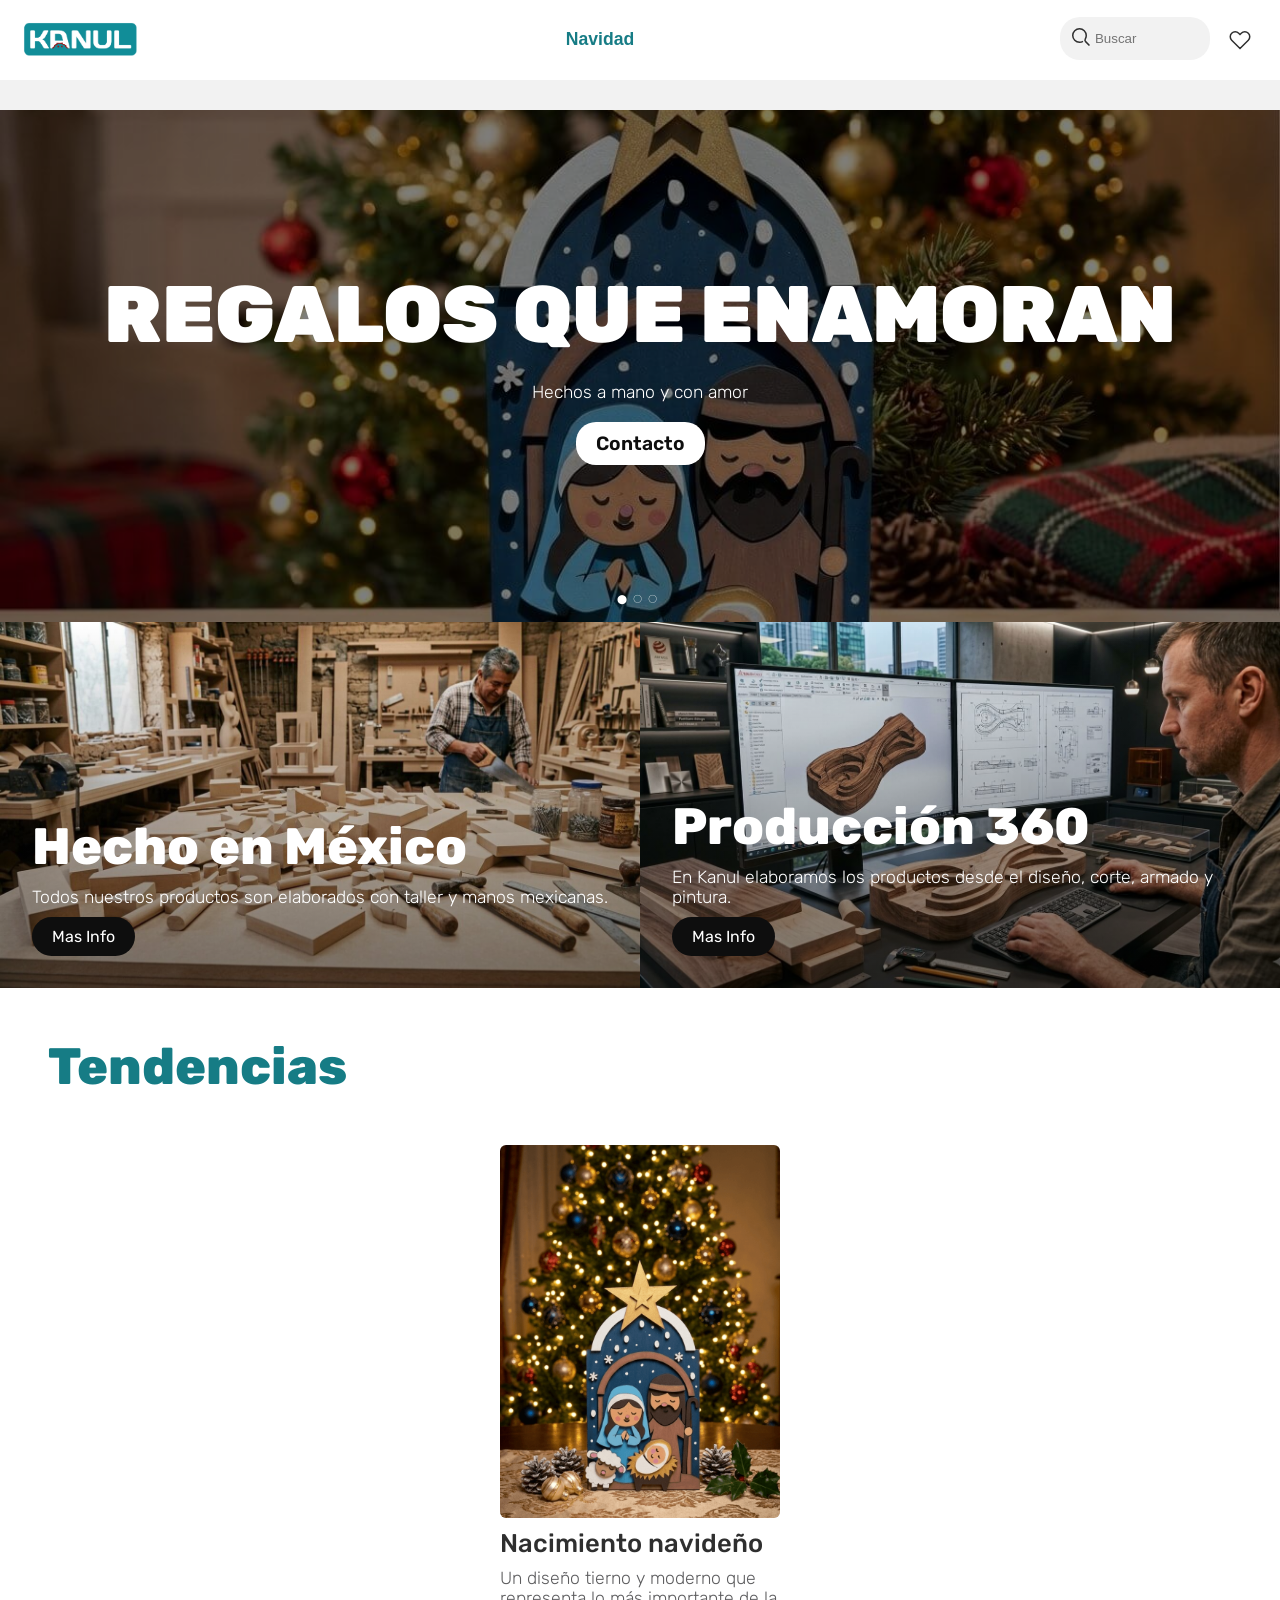
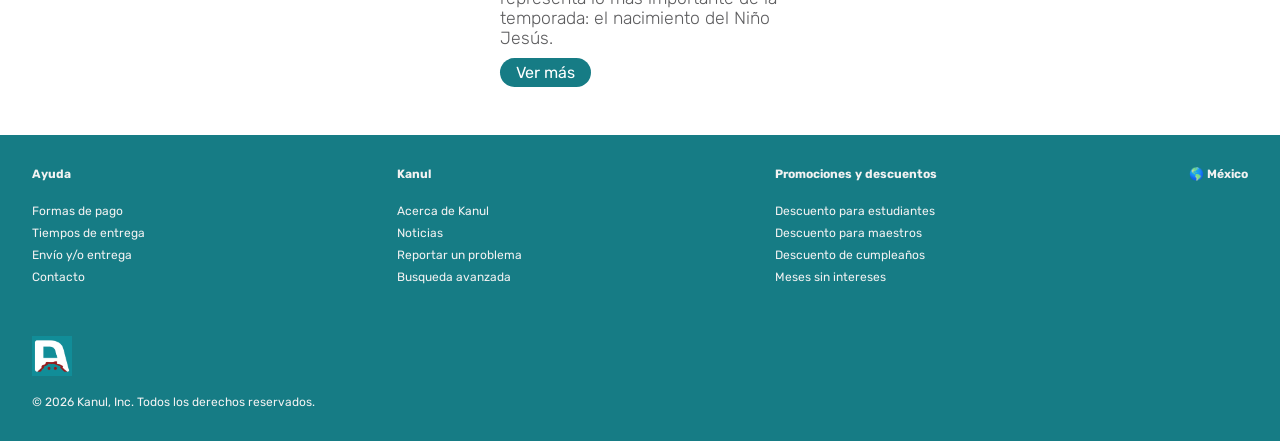
<file: index.html>
<!DOCTYPE html>
<html lang="es">
<head>
	<meta charset="UTF-8">
	<meta name="viewport" content="width=device-width, initial-scale=1.0">
	<link rel="stylesheet" href="assts/styles001.css">
	<link rel="icon" href="assts/favicon.ico">
	<title>Kanul Sitio oficial</title>
</head>
<body>
	<div class="container">
		<header id="nav"></header>
		<main id="main">
			<div class="hero-container">
				<section id="hero1" aria-labelledby="hero-title" class="hero-section" style="background-image: url(assts/navidad1/banner.jpg);">
					<div>
						<h1>Regalos que enamoran</h1>
						<p>Hechos a mano y con amor</p>
						<a href="">Contacto</a>
						<span>⬤〇〇</span>
					</div>
				</section>
				<section id="hero2" aria-labelledby="hero-title" class="hero-section" style="background-image: url(assts/navidad1/banner.jpg);">
					<div>
						<h1>Regalos que enamoran</h1>
						<p>Hechos a mano y con amor</p>
						<a href="">Contacto</a>
						<span>⬤〇〇</span>
					</div>
				</section>
				<section id="hero3" aria-labelledby="hero-title" class="hero-section" style="background-image: url(assts/navidad1/banner.jpg);">
					<div>
						<h1>Regalos que enamoran</h1>
						<p>Hechos a mano y con amor</p>
						<a href="">Contacto</a>
						<span>⬤〇〇</span>
					</div>
				</section>
			</div>
			<section class="destacados">
				<article style="background-image: url(assts/taller.jpg);">
					<div>
						<h2>Hecho en México</h2>
						<p>Todos nuestros productos son elaborados con taller y manos mexicanas.</p>
						<a href="">Mas Info</a>
					</div>
				</article>
				<article style="background-image: url(assts/360.jpg);">
					<div>
						<h2>Producción 360</h2>
						<p>En Kanul elaboramos los productos desde el diseño, corte, armado y pintura.</p>
						<a href="">Mas Info</a>
					</div>
				</article>
			</section>
			<h2 style="padding: 3rem 3rem 0 3rem;color: #167c85;">Tendencias</h2>
			<section class="best-sellers">
				<article>
					<div class="best-seller-image" style="background-image: url(assts/navidad1/02.png);"></div>
					<h3>Nacimiento navideño</h3>
					<p>Un diseño tierno y moderno que representa lo más importante de la temporada: el nacimiento del Niño Jesús.</p>
					<a href="/pages/fulldesc.html?item=navidad1">Ver más</a>
				</article>
				
				
			</section>
		</main>
		<footer id="main-footer">
		</footer>
	</div>
</body>
</html>
<script>
	//============================================================
	// Import Nav
	//============================================================
	async function cargarNav(url, selector = '#nav') {
		const response = await fetch(url);

		if (!response.ok) {
			throw new Error(`Error HTTP: ${response.status}`);
		}

		const html = await response.text();
		document.querySelector(selector).innerHTML = html;

		return html;
	}
	document.addEventListener('DOMContentLoaded', () => {
		cargarNav('assts/nav.html');
	});

	//===================================
	// Import Footer
	//===================================
	async function cargarFooter(url, selector = '#main-footer') {
		const response = await fetch(url);

		if (!response.ok) {
			throw new Error(`Error HTTP: ${response.status}`);
		}

		const html = await response.text();
		document.querySelector(selector).innerHTML = html;

		return html;
	}
	document.addEventListener('DOMContentLoaded', () => {
		cargarFooter('../assts/footer.html');
	});

	//=============================================================
	//Rotacion Hero Images
	//=============================================================
	const heroes = [
		document.getElementById('hero1'),
		document.getElementById('hero2'),
		document.getElementById('hero3')
	];

	let current = 0;

	function rotateHero() {
		heroes.forEach(hero => {
			hero.classList.remove('active');
		});

		heroes[current].classList.add('active');

		current = (current + 1) % heroes.length;
	}

	rotateHero();
	setInterval(rotateHero, 7000);

	//=================================================================
	// Carga dinamica de sub sitos
	// ================================================================
	async function cargarMain(url, selector = '#main', timeout = 20000) {
		const main = document.querySelector(selector);
		if (!main) {
			return;
		}
		const contenidoPrevio = main.innerHTML;
		main.innerHTML = `
        <div class="main-loader">
            <span class="main-loader__spinner"></span>
            <span>Cargando...</span>
        </div>
		`;
		const controller = new AbortController();
		const timer = setTimeout(() => controller.abort(), timeout);
		try {
			const response = await fetch(url, {
				signal: controller.signal
			});
			if (!response.ok) {
				throw new Error(`HTTP ${response.status}`);
			}
			const html = await response.text();
			clearTimeout(timer);
			main.innerHTML = html;
		} catch (error) {
			clearTimeout(timer);
			main.innerHTML = contenidoPrevio;
		}
	}
	document.addEventListener('click', function (e) {
		const button = e.target.closest('.nav-btn');
		if (!button) return;
		const page = button.dataset.page;
		cargarMain(page);
	});

	//================================================================
	// Control de navs extended / sub menus
	//================================================================
	function switchDiv(targetId) {
		const target = document.getElementById(targetId);
		if (!target) {
			console.error(`No se encontró #${targetId}`);
			return;
		}
		document.querySelectorAll('.switch-content').forEach(div => {
			div.classList.remove('active');
		});
		target.classList.add('active');
	}
	document.addEventListener('click', function (e) {
		const button = e.target.closest('.switch-btn');
		if (!button) return;
		switchDiv(button.dataset.target);
	});
	
</script>
</file>
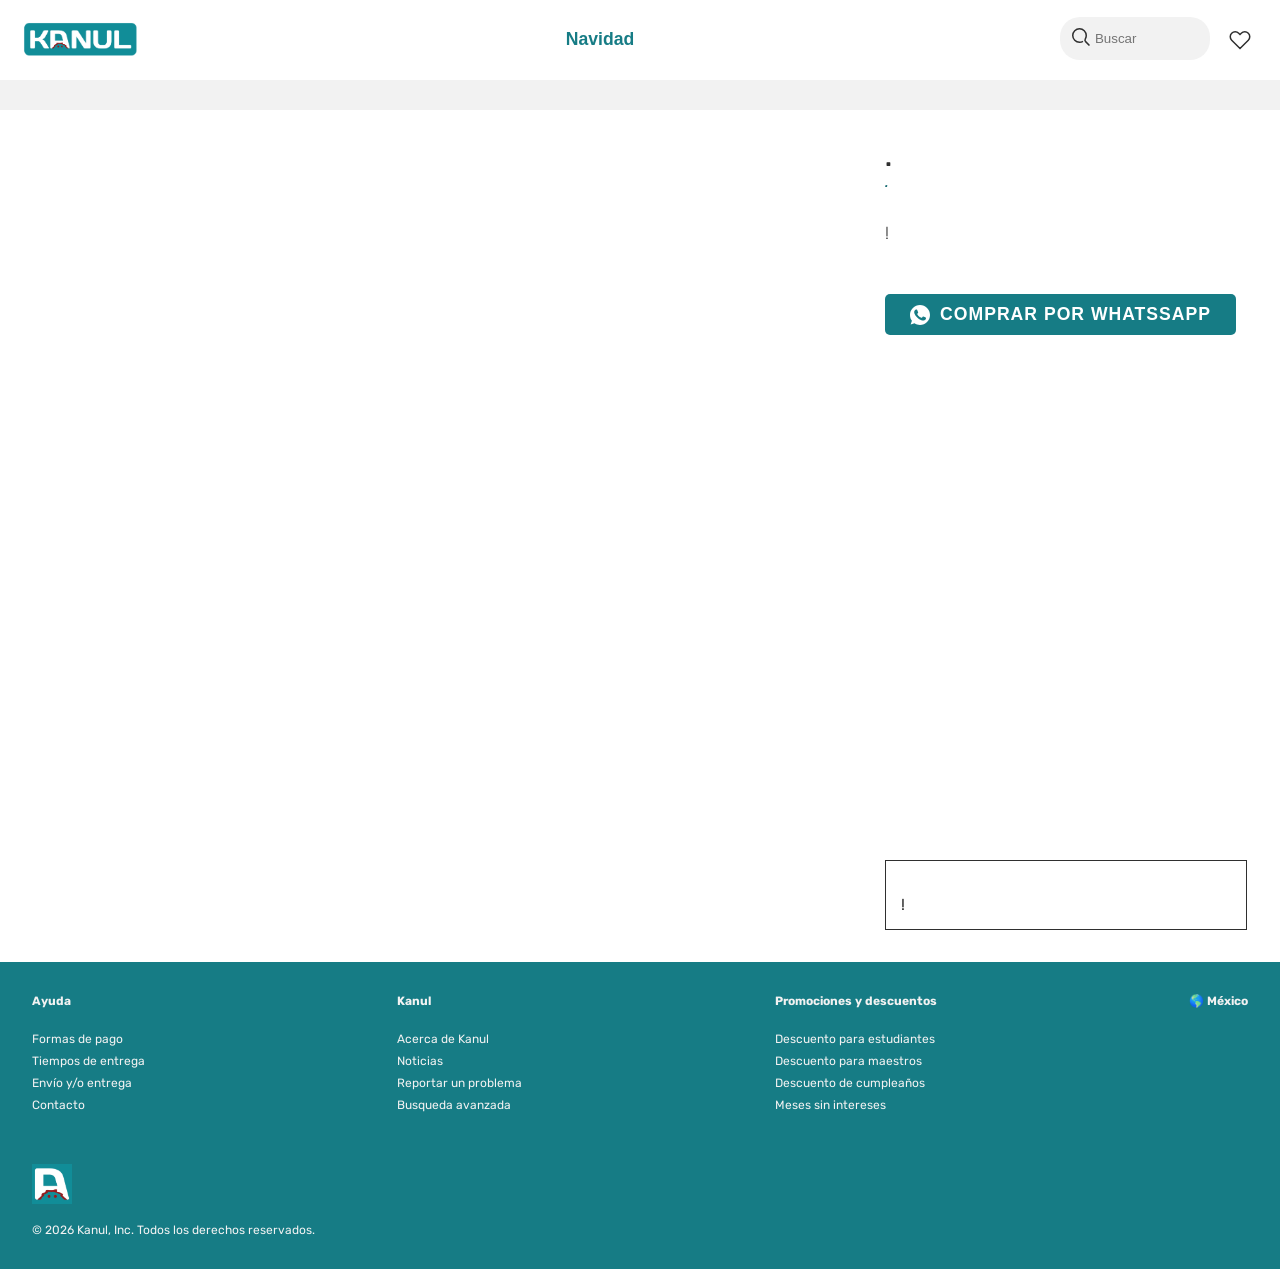
<file: pages/fulldesc.html>
<!DOCTYPE html>
<html lang="es">
<head>
	<meta charset="UTF-8">
	<meta name="viewport" content="width=device-width, initial-scale=1.0">
	<link rel="stylesheet" href="../assts/styles001.css">
	<link rel="icon" href="../assts/favicon.ico">
	<title>Kanul Sitio oficial</title>
</head>
<body>
	<div class="container">
		<header id="nav"></header>
		<main id="main">
			<section class="section-desc">
				<div class="img-container-desc">
					<div class="desc-image" id="foto1"></div>
					<div class="desc-image" id="foto2"></div>
				</div>
				<div class="img-container-desc">
					<div class="desc-image" id="foto3"></div>
					<div class="desc-image" id="foto4"></div>
				</div>
				<div class="third-column-desc">
					<div style="display: flex;flex-direction: column;gap: 2rem;">
						<div style="display: flex;flex-direction: column;justify-content: flex-start;">
							<h3 id="item-title">.</h3>
							<h4 id="item-subtitle">.</h4>
						</div>
						<p id="item-description">!</p>
						<a id="item-href" target="_blank" href="">
							<button class="cotizar-ahora">
								<img src="/assts/wtsap.svg" alt="WhatssApp"> Comprar por WhatssApp
							</button>
						</a>
					</div>
					<div id="detalles">
						!
					</div>
				</div>

				
			</section>
		</main>
		<footer id="main-footer">
		</footer>
	</div>
</body>
</html>
<script>
	//============================================================
	// Desplegar contenido correspondiente
	//============================================================
	function aplicarVariante() {
		const item = new URLSearchParams(window.location.search).get('item');
		const foto1 = document.getElementById('foto1');
		const foto2 = document.getElementById('foto2');
		const foto3 = document.getElementById('foto3');
		const foto4 = document.getElementById('foto4');
		const title = document.getElementById('item-title');
		const subtitle = document.getElementById('item-subtitle');
		const description = document.getElementById('item-description');
		const detalles = document.getElementById('detalles');
		const enlace = document.getElementById('item-href');
		const telefonoWhatsApp = '5212221427946';


		if (item === 'navidad1') {
			foto1.style.backgroundImage = "url('../assts/navidad1/01.png')";
			foto2.style.backgroundImage = "url('../assts/navidad1/02.png')";
			foto3.style.backgroundImage = "url('../assts/navidad1/03.png')";
			foto4.style.backgroundImage = "url('../assts/navidad1/04.png')";
			title.textContent = 'Nacimiento navideño';
			subtitle.textContent = 'Nacimiento Navideño de MDF - Pesebre Sagrada Familia con Base Rústica - Decoración Navideña';
			description.textContent = 'Un diseño tierno y moderno que representa lo más importante de la temporada: el nacimiento del Niño Jesús.\n \n Fabricado en MDF de alta calidad de 3mm, con corte láser de precisión y pintura acrílica no tóxica en tonos cálidos. Cada capa crea un hermoso efecto 3D que le da profundidad y vida a la escena.\n\nHecho con mucho cariño en taller mexicano. Cada pieza puede tener ligeras variaciones por ser pintado a mano, lo que lo hace único.';
			const mensaje = 'Hola me gustaría comprar el nacimiento navideño de MDF que he visto en su sitio web Kanul :) !!';
			detalles.textContent = 'Alto: 23 cms \n Ancho: 12 cms';
			enlace.href = `https://wa.me/${telefonoWhatsApp}?text=${encodeURIComponent(mensaje)}`;}

			else if (item === 'bainnina2') {
			foto1.style.backgroundImage = "url('../assts/inv.webp')";
			foto2.style.backgroundImage = "url('../assts/inv.webp')";
			foto3.style.backgroundImage = "url('../assts/inv.webp')";
			foto4.style.backgroundImage = "url('../assts/inv.webp')";
			title.textContent = 'Titulo Bainnina 02';
			detalles.textContent = 'Talla real. Te recomendamos pedir tu talla habitual.';
			description.textContent = 'Lorem ipsum, dolor sit amet consectetur, adipisicing elit. Repudiandae provident, dolore quo nisi repellendus dolorem, optio? Enim, et quaerat illum fuga aut, sed itaque tenetur minus atque, nulla distinctio nisi.'; }


	}
	document.addEventListener('DOMContentLoaded', aplicarVariante);


	//============================================================
	// Import Nav
	//============================================================
	async function cargarNav(url, selector = '#nav') {
		const response = await fetch(url);

		if (!response.ok) {
			throw new Error(`Error HTTP: ${response.status}`);
		}

		const html = await response.text();
		document.querySelector(selector).innerHTML = html;

		return html;
	}
	document.addEventListener('DOMContentLoaded', () => {
		cargarNav('../assts/nav.html');
	});

	//===================================
	// Import Footer
	//===================================
	async function cargarFooter(url, selector = '#main-footer') {
		const response = await fetch(url);

		if (!response.ok) {
			throw new Error(`Error HTTP: ${response.status}`);
		}

		const html = await response.text();
		document.querySelector(selector).innerHTML = html;

		return html;
	}
	document.addEventListener('DOMContentLoaded', () => {
		cargarFooter('../assts/footer.html');
	});


	//=================================================================
	// Carga dinamica de sub sitos
	// ================================================================
	async function cargarMain(url, selector = '#main', timeout = 20000) {
		const main = document.querySelector(selector);
		if (!main) {
			return;
		}
		const contenidoPrevio = main.innerHTML;
		main.innerHTML = `
        <div class="main-loader">
            <span class="main-loader__spinner"></span>
            <span>Cargando...</span>
        </div>
		`;
		const controller = new AbortController();
		const timer = setTimeout(() => controller.abort(), timeout);
		try {
			const response = await fetch(url, {
				signal: controller.signal
			});
			if (!response.ok) {
				throw new Error(`HTTP ${response.status}`);
			}
			const html = await response.text();
			clearTimeout(timer);
			main.innerHTML = html;
		} catch (error) {
			clearTimeout(timer);
			main.innerHTML = contenidoPrevio;
		}
	}
	document.addEventListener('click', function (e) {
		const button = e.target.closest('.nav-btn');
		if (!button) return;
		const page = button.dataset.page;
		cargarMain(page);
	});

	//================================================================
	// Control de navs extended / sub menus
	//================================================================
	function switchDiv(targetId) {
		const target = document.getElementById(targetId);
		if (!target) {
			console.error(`No se encontró #${targetId}`);
			return;
		}
		document.querySelectorAll('.switch-content').forEach(div => {
			div.classList.remove('active');
		});
		target.classList.add('active');
	}
	document.addEventListener('click', function (e) {
		const button = e.target.closest('.switch-btn');
		if (!button) return;
		switchDiv(button.dataset.target);
	});

</script>
<style>
	.section-desc {
		display:flex;flex-direction: row; justify-content: center;white-space: pre-line;
	}
	.img-container-desc {
		width: 33.3%;display: flex;flex-direction: column;
	}
	.third-column-desc { 
		width: 33.3%;display: flex;flex-direction: column;justify-content: space-between;padding: 2rem;gap:2rem 
	}
	.section-desc h4 {
		font-size: 1rem; font-weight: 400;color: #166A71;font-style: italic;
	}
	@media screen and (max-width: 768px) {
		.section-desc { flex-direction: column;}
		.img-container-desc { width:100% }
		.third-column-desc { width:100% }
	}
</style>
</file>
<file: assts/styles001.css>
@import url('https://fonts.googleapis.com/css2?family=Rubik:ital,wght@0,300..900;1,300..900&display=swap');

* {
	padding: 0;
	margin: 0;
	border: 0;
	box-sizing: border-box;
}

html {
	font-family: Rubik, Arial, sans-serif;
	font-size: 16px;
	color: #2f2f2f;
}
body {
	width: 100%;
}
.container {
	width: 100%;
	min-width: 320px;
	max-width: 1440px;
	margin: 0 auto;
}
h1 {
	font-weight: 900;
	font-size: 5rem;
}
h2 {
	font-weight: 800;
	font-size: 3.2rem;
}
h3 {
	font-size: 1.6rem;
	font-weight: 500;
}

p {
	font-size: 1.1rem;
	font-weight: 300;
}

nav {
	display: flex;
	justify-content: space-between;
	padding: 20px;
	background-color: #FFFFFF;
	align-items: center;
}
.nav-logo {
	background-image: url(Kanul_Logo.png);
	background-size: contain;
	width: 120px;
	aspect-ratio: 9/3;
	height: auto;
}
.main-menu {
	display: flex;
	flex-wrap: wrap;
	align-items: center;
	column-gap: 20px;
}
.main-menu button {
	text-decoration: none;
	color:#167C85;
	font-weight: 600;
	font-size: 1.1rem;
	padding: 5px 0;
	border-bottom: 2px solid transparent;
	text-transform: capitalize;
	background-color: transparent;
	cursor: pointer;
	transition: all .4s ease;
}

.main-menu button:hover {
	border-bottom: 2px solid #167c85;
}
.main-menu button:active {
	color: #0E0E0E;
	border-bottom: 2px solid #0E0E0E;
}
.search-container {
	display: flex;
	gap: 10px;
	justify-content: flex-end;
}

.nav-expanded {
	background-color: #F2F2F2;
	width: 100%;
	padding: 15px;
}
.switch-content {
	display: none;
	opacity: 0;
	pointer-events: none;
	transition: opacity .3s ease;
}
.switch-content.active {
	display: flex;
	flex-wrap: wrap;
	justify-content: center;
	align-items: center;
	opacity: 1;
	pointer-events: all;
}

.nav-expanded .nav-btn {
	text-decoration: none;
	color:#167C85;
	font-weight: 500;
	font-size: 1.05rem;
	border-bottom: 2px solid transparent;
	cursor: pointer;
	width: fit-content;
	padding: 4px 0px;
	margin: 0px 12px;
	transition: all .3s ease;
}
.nav-expanded .nav-btn:hover {
	color:#0E0E0E;
	border-bottom: 2px solid #0E0E0E;
}
.nav-expanded .nav-btn:active {
	color:#167c85;
	border-bottom: 2px solid #167c85;
}

.div-search {
	background-color: #f2f2f2;
	border-radius: 20px;
	width: 150px;
	position: relative;
	margin-top: -3px;
}
.div-search > div {
	display: inline-block;
	padding: 8px 5px 5px 9px;
}
.div-search > input {
	position: absolute;
	left: 0;
	top: 0;
	width: 100%;
	border-radius: 20px;
	padding-left: 35px;
	color: #0e0e0e;
	height: 100%;
	background-color: transparent;
	outline: 2px solid transparent;
	border: 0;
}
.div-search > input:focus {
	outline: 2px solid #167c85;
}
.nav-favorite {
	display: flex;
	justify-content: center;
	align-items: center;
	background-color: white;
	height: 40px;
	aspect-ratio: 1/1;
	border-radius: 30px;
	cursor: pointer;
}
.nav-favorite:hover {
	background-color: #f2f2f2;
}
.hero-container {
	position: relative;
	width: 100%;
	height: auto;
	aspect-ratio: 5/2;
	background-color: #167c85aa;
	overflow: hidden;
}
.hero-section {
	background-size: cover;
	background-position: center;
	width: 100%;
	height: auto;
	aspect-ratio: 5/2;
	position: absolute;
	opacity: 0;
	left: 0;
	top: 0;
	transform: translateX(1000px);
	transition: opacity 0.6s ease, transform 0.6s ease;
}
.hero-section div {
	background-color: rgba(0, 0, 0, 0.5);
	width: 100%;
	height: 100%;
	display: flex;
	justify-content: center;
	flex-direction: column;
	align-items: center;
	gap: 20px;
	text-align: center;
	padding: 20px;
}
.hero-section h1 {
	color: white;
	text-transform: uppercase;
}
.hero-section p {
	color: white;
}
.hero-section a {
	text-decoration: none;
	color: #0e0e0e	;
	padding: 10px 20px;
	background-color: white;
	font-weight: 600;
	font-size: 1.2rem;
	border-radius: 20px;
}
.hero-section a:hover {
	background-color: #167c85;
	color: white;
}
.hero-section span {
	color: white;
	position: absolute;
	bottom: 1rem;
	letter-spacing: 6px;
	font-size: .55rem;
}

.hero-section.active {
	opacity: 1;
	transform: translateX(0);
}
.destacados {
	display: flex;
}
.destacados	article {
	width: 50%;
	height: auto;
	aspect-ratio: 7/4;
	background-size: cover;
}
.destacados	div {
	width: 100%;
	height: 100%;
	display: flex;
	flex-direction: column;
	gap: 10px;
	justify-content: flex-end;
	align-items: left;
	padding: 2rem;
	background: linear-gradient(to top, rgba(0, 0, 0, .5) 0%, transparent 100%);
}

.destacados	h2 {
	color: white;
}
.destacados	p {
	color: white;
}
.destacados	a {
	color: white;
	background-color: #0e0e0e;
	font-size: 16px;
	padding: 10px 20px;
	border-radius: 20px;
	width: fit-content;
	border: none;
	text-decoration: none;

}
.destacados	a:hover {
	background-color: #505050;
}

.best-sellers {
	display: flex;
	justify-content: space-around;
	flex-wrap: wrap;
	gap: 3.5rem 1.5rem;
	width: 100%;
	padding: 3rem;
}

.best-sellers article {
	width: 100%;
	max-width: 280px;
	aspect-ratio: 6/9;
	height: auto;
	display: flex;
	flex-direction: column;
	justify-content: start;
	gap: 10px;
	align-items: left;
}

.best-seller-image {
	width: 100%;
	height: auto;
	aspect-ratio: 3/4;
	background-size: cover;
	background-position: center;
	border-radius: 6px;
	overflow: hidden;
}

.best-seller-image:hover {
	background-size: 110%;
}
.best-sellers p {
	color: #5D5D5F;
}
.best-sellers a {
	width: fit-content;
	font-size: 1rem;
	text-decoration: none;
	padding: 5px 16px;
	background-color: #167c85;
	color: white;
	border-radius: 20px;
}
.best-sellers a:hover {
	filter: invert(1);
}

footer {
	background-color: #167C85;
	padding: 2rem;
	font-size: .75rem;
	color: #f2f2f2;
}
footer .ul-container {
	display: flex;
	flex-wrap: none;
	justify-content: space-between;
	column-gap: 30px;
	row-gap: 20px;
}
footer .ul-container h4 {
	margin-bottom: 1.2rem;
}
footer .ul-container ul {
	list-style: none;
}
footer .ul-container li {
	padding: 4px 0px;
}
footer img {
	width: 40px;
	height: auto;
	margin: 2rem 0 1rem 0;
}
footer a {
	text-decoration: none;
	color: #f2f2f2;
}

.wrap-catalog {
	display: flex;
	flex-wrap: wrap;
	gap: 15px;
}

.wrap-catalog a {
	width: calc(25% - 13px);
	height: auto;
	aspect-ratio: 1/1;
	transition: transform .3s ease;
}
.wrap-catalog a:hover {
	transform: scale(1.05);
	h4 {
		color: #167c85;
	}
}

.item-catalog {
	width:100%;
	height: auto;
	aspect-ratio: 1/1;
	background-size: cover;
	border-radius: 5px;
	position: relative;
}

.item-catalog-desc {
	position: absolute;
	bottom: -35px;
	width: 100%;
	padding: 10px;
	h4 {
		color: #2f2f2f;
		font-weight: 500;
	}
}

#item-href {
	text-decoration: none;
}

.desc-image {
	background-size: cover;
	background-position: center;
	width: 100%;
	height: auto;
	aspect-ratio: 1/1;
	box-shadow: inset 0 0 0 1px #fff;
}

.cotizar-ahora {
	width: fit-content;
	padding: 10px 25px;
	font-size: 1.1rem;
	background-color: #167c85;
	color: white;
	font-weight: 600;
	letter-spacing: 1px;
	text-transform: uppercase;
	border-radius: 5px;
	cursor: pointer;
	transition: all .5s ease;
	display: flex;
	justify-content: space-between;
	gap: 10px;
	align-items: center;
}
.cotizar-ahora:hover {
	filter: invert(1);
}

.cotizar-ahora img {
	width: 20px;
	height: 20px;
	filter: invert(1);
	display: inline-block;
}

#detalles {
	width: 100%;
	padding: 15px;
	border: 1px solid #2f2f2f;
	color: #2f2f2f;
}


.main-loader {
	min-height: 180px;
	display: flex;
	flex-direction: column;
	align-items: center;
	justify-content: center;
	gap: 12px;
	opacity: 0;
	animation: mainLoaderFadeIn .25s ease forwards;
}
.main-loader__spinner {
	width: 24px;
	height: 24px;
	border: 2px solid #ddd;
	border-top-color: #167c85;
	border-radius: 50%;
	animation: mainLoaderSpin .7s linear infinite;
}
.main-loader__text, .main-loader span {
	font-size: 14px;
	color: #167c85;
}
.main-loading-complete {
	opacity: .4;
	transition: opacity .1s ease;
}
@keyframes mainLoaderSpin {
	to {
		transform: rotate(360deg);
	}
}
@keyframes mainLoaderFadeIn {
	to {
		opacity: 1;
	}
}



@media screen and (max-width: 1024px) {
	html {
		font-size: 12px;
	}
	nav {
		flex-direction: column;
		gap: 15px;
	}
	.hero-section, .hero-container {
		aspect-ratio: 4/3;
	}
	.nav-logo {
		width: 150px;
	}
	.main-menu {
		flex-wrap: wrap;
		justify-content: center;
		align-items: center;
	}
	footer .ul-container {
		font-size: 1.3rem;
		flex-wrap: wrap;
	}
	.wrap-catalog a {
		width: calc(50% - 13px);
	}
}


@media screen and (max-width: 600px) {
	.destacados {
		flex-direction: column;
	}
	.destacados	article {
		width: 100%;
		aspect-ratio: 4/2;
	}
}

@media screen and (max-width: 400px) {
	h1 {
		font-size: 30px;
	}
	.wrap-catalog a {
		width: calc(100% - 13px);
	}
}
</file>
